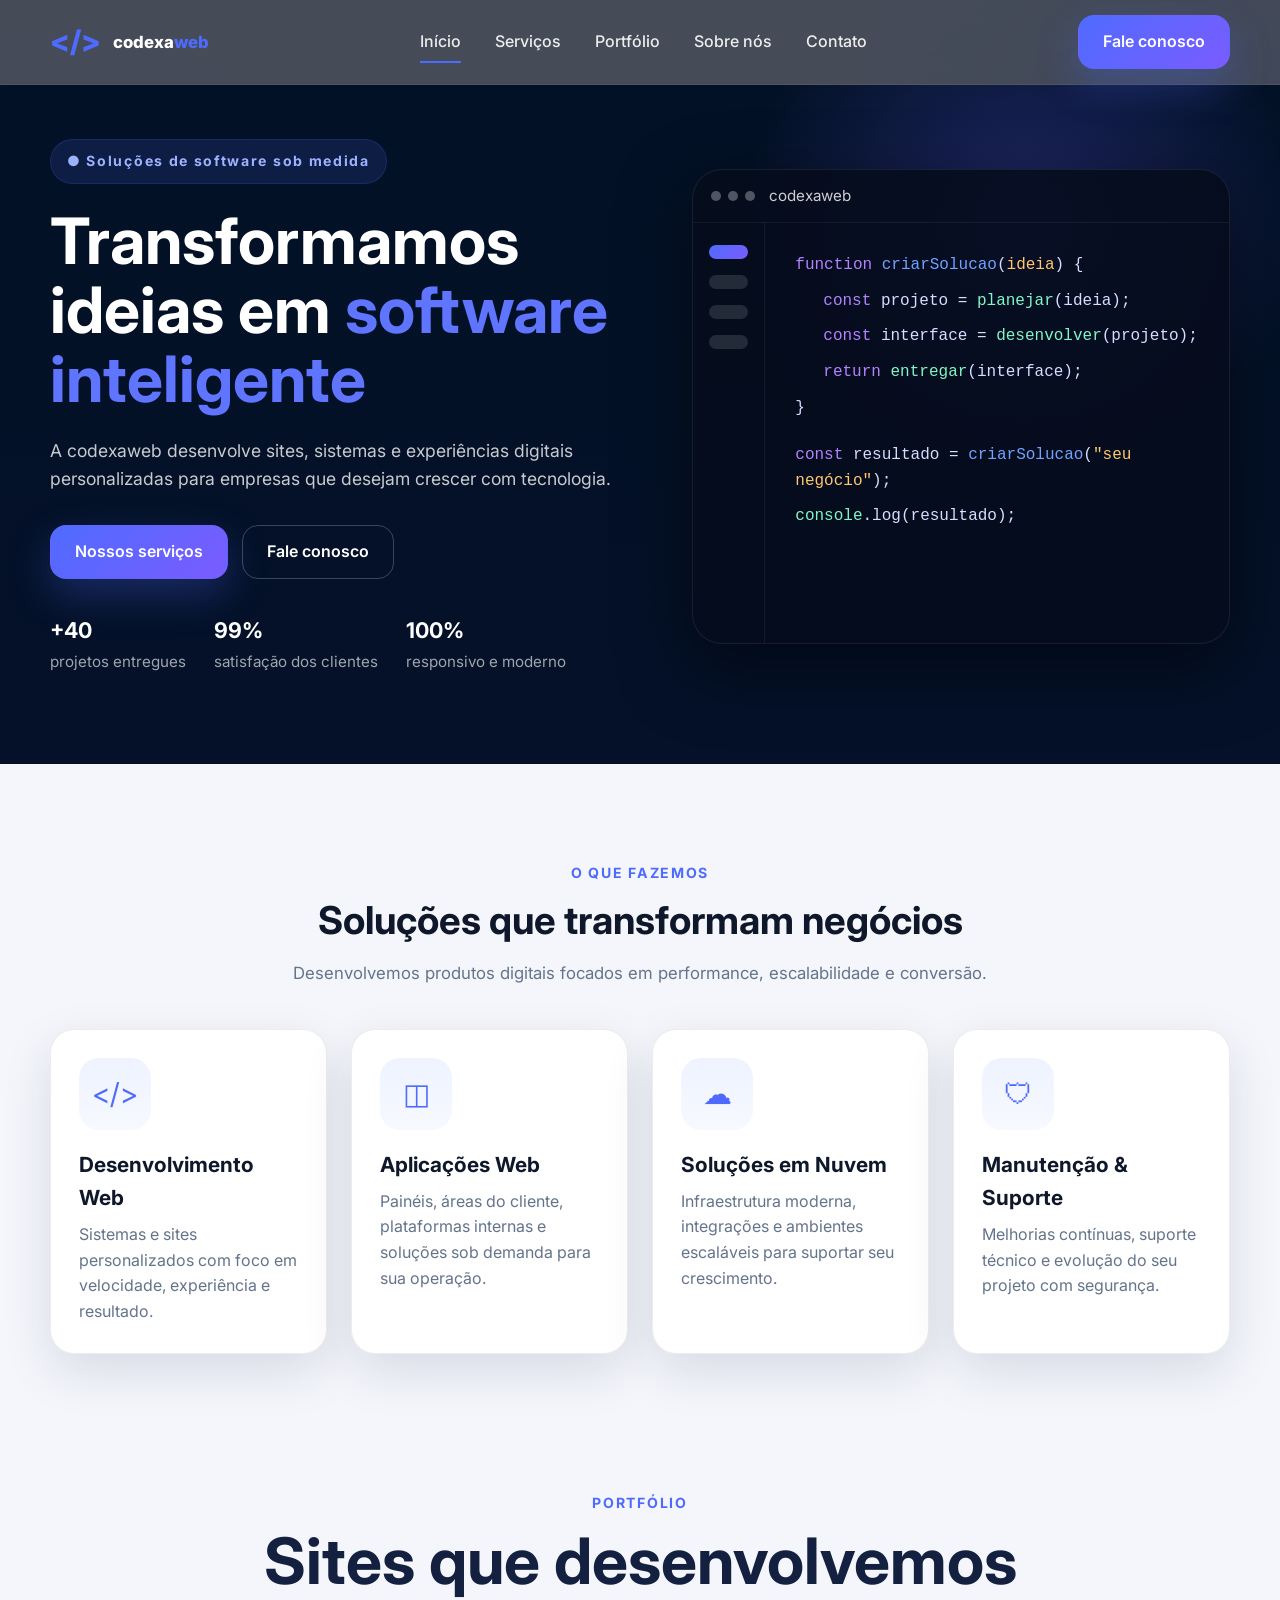
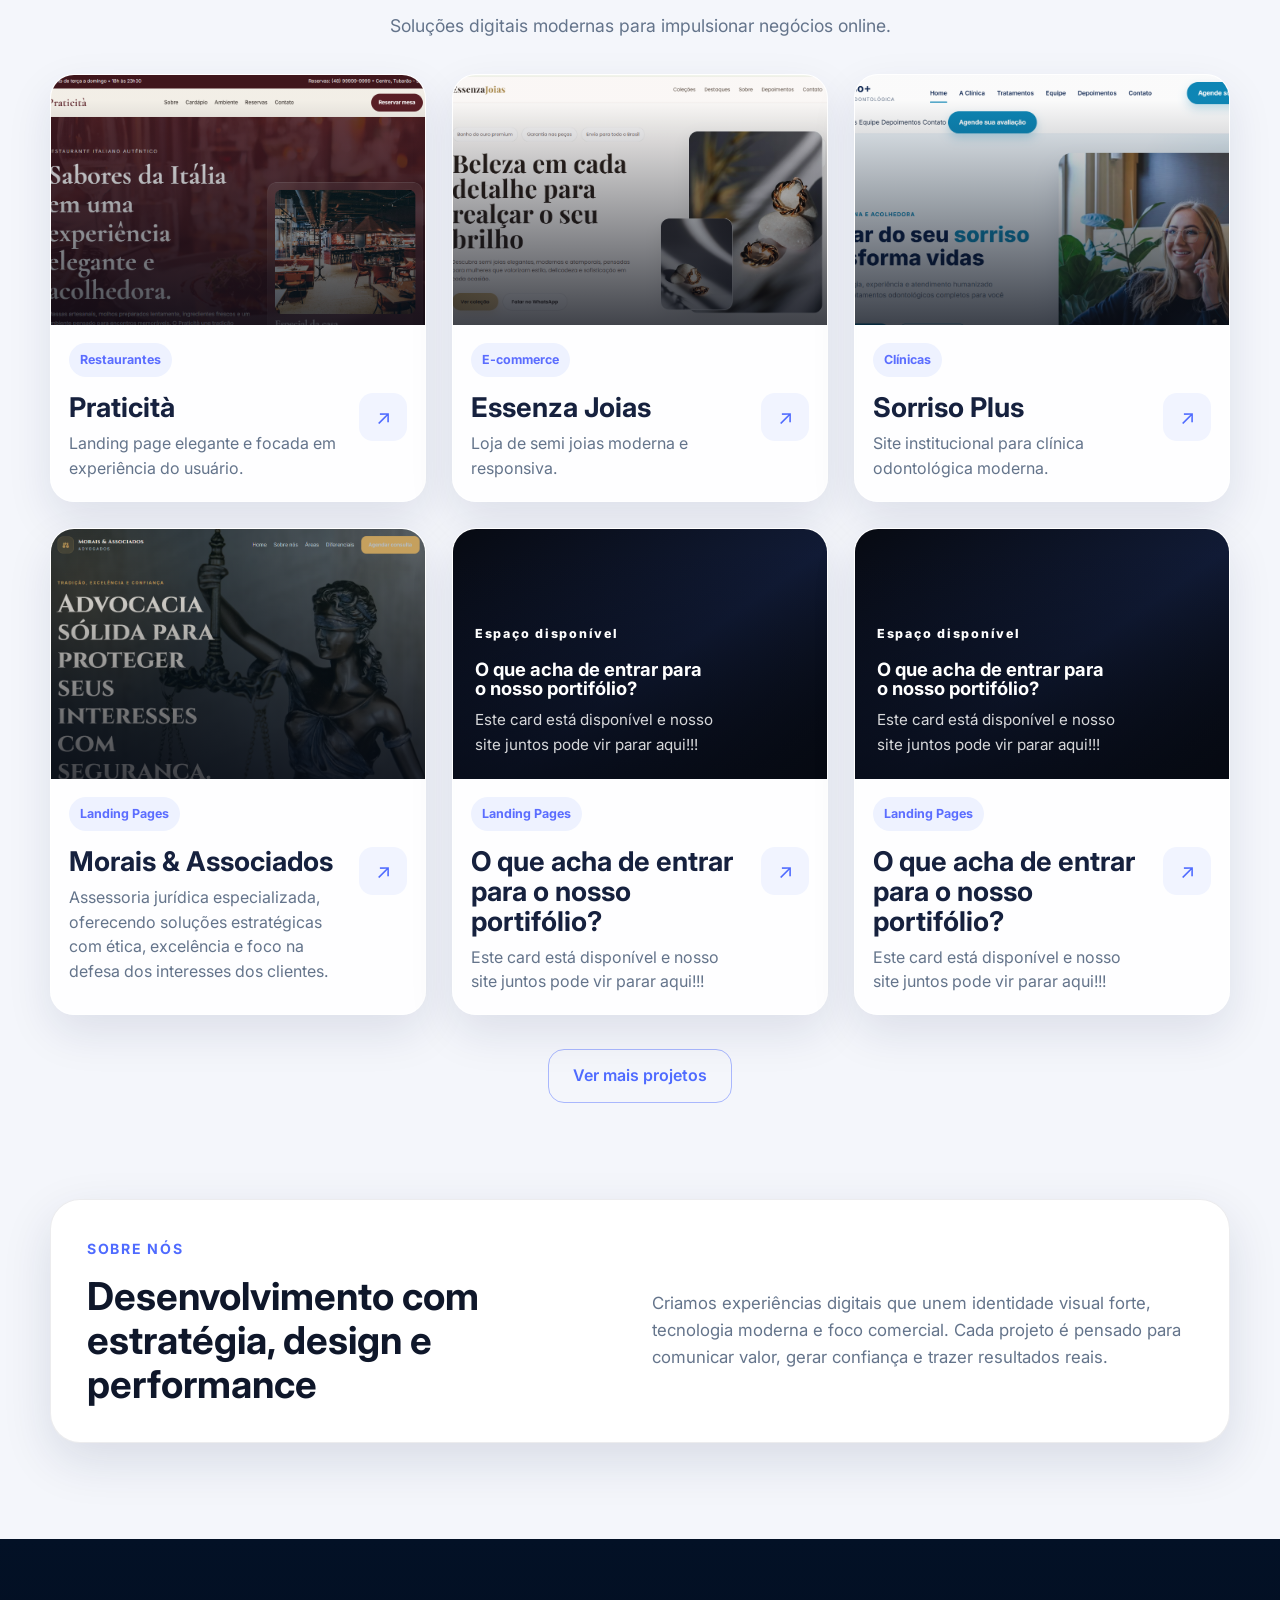
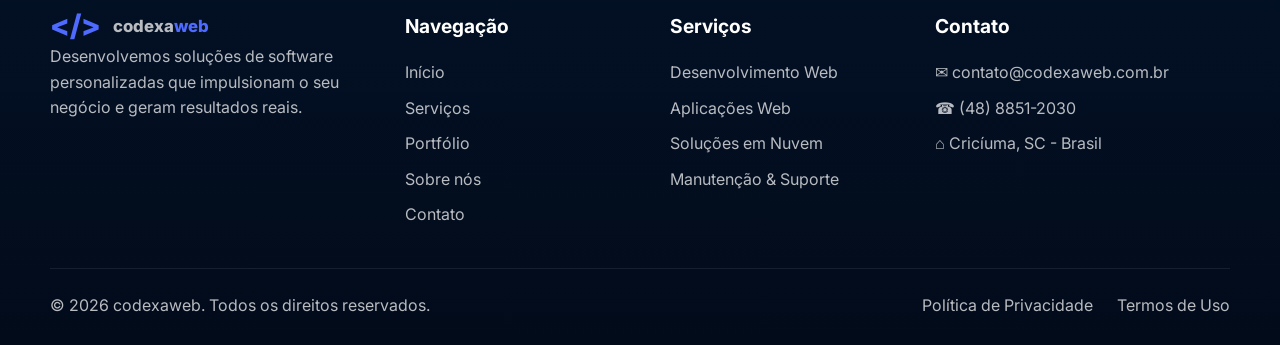
<file: index.html>
<!DOCTYPE html>
<html lang="pt-BR">

<head>
  <meta charset="UTF-8" />
  <meta name="viewport" content="width=device-width, initial-scale=1.0" />
  <title>codexaweb | Soluções de software sob medida</title>
  <meta name="description"
    content="A codexaweb desenvolve sites e soluções de software modernas para empresas que querem crescer no digital." />
  <link rel="preconnect" href="https://fonts.googleapis.com">
  <link rel="preconnect" href="https://fonts.gstatic.com" crossorigin>
  <link href="https://fonts.googleapis.com/css2?family=Inter:wght@400;500;600;700;800&display=swap" rel="stylesheet">
  <link rel="stylesheet" href="style.css" />
</head>

<body>
  <div class="page-glow page-glow-1"></div>
  <div class="page-glow page-glow-2"></div>

  <header class="header" id="topo">
    <div class="container nav">
      <a href="#topo" class="brand" aria-label="Ir para o topo">
        <span class="brand-icon">&lt;/&gt;</span>
        <span class="brand-text">codexa<span>web</span></span>
      </a>

      <button class="menu-toggle" aria-label="Abrir menu" aria-expanded="false">
        <span></span><span></span><span></span>
      </button>

      <nav class="nav-links">
        <a href="#inicio">Início</a>
        <a href="#servicos">Serviços</a>
        <a href="#portfolio">Portfólio</a>
        <a href="#sobre">Sobre nós</a>
        <a href="#contato">Contato</a>
      </nav>

      <a href="#contato" class="btn btn-primary desktop-cta">Fale conosco</a>
    </div>
  </header>

  <main>
    <section class="hero" id="inicio">
      <div class="container hero-grid">
        <div class="hero-content">
          <span class="eyebrow">● Soluções de software sob medida</span>
          <h1>Transformamos ideias em <span>software inteligente</span></h1>
          <p>
            A codexaweb desenvolve sites, sistemas e experiências digitais
            personalizadas para empresas que desejam crescer com tecnologia.
          </p>

          <div class="hero-actions">
            <a href="#servicos" class="btn btn-primary">Nossos serviços</a>
            <a href="#contato" class="btn btn-secondary">Fale conosco</a>
          </div>

          <ul class="hero-metrics">
            <li><strong>+40</strong><span>projetos entregues</span></li>
            <li><strong>99%</strong><span>satisfação dos clientes</span></li>
            <li><strong>100%</strong><span>responsivo e moderno</span></li>
          </ul>
        </div>

        <div class="hero-visual" aria-hidden="true">
          <div class="mockup-window">
            <div class="window-top">
              <div class="dots"><span></span><span></span><span></span></div>
              <span class="window-title">codexaweb</span>
            </div>
            <div class="window-body">
              <aside class="sidebar">
                <span class="side-item active"></span>
                <span class="side-item"></span>
                <span class="side-item"></span>
                <span class="side-item"></span>
              </aside>
              <div class="code-area">
                <div class="line"><span class="purple">function</span> <span class="blue">criarSolucao</span>(<span
                    class="orange">ideia</span>) {</div>
                <div class="line indent"><span class="purple">const</span> projeto = <span
                    class="green">planejar</span>(ideia);</div>
                <div class="line indent"><span class="purple">const</span> interface = <span
                    class="green">desenvolver</span>(projeto);</div>
                <div class="line indent"><span class="purple">return</span> <span
                    class="green">entregar</span>(interface);</div>
                <div class="line">}</div>
                <div class="line space"></div>
                <div class="line"><span class="purple">const</span> resultado = <span
                    class="blue">criarSolucao</span>(<span class="orange">"seu negócio"</span>);</div>
                <div class="line"><span class="green">console</span>.log(resultado);</div>
              </div>
            </div>
          </div>
        </div>
      </div>
    </section>

    <section class="services" id="servicos">
      <div class="container section-head center">
        <span class="section-tag">O QUE FAZEMOS</span>
        <h2>Soluções que transformam negócios</h2>
        <p>Desenvolvemos produtos digitais focados em performance, escalabilidade e conversão.</p>
      </div>

      <div class="container cards-grid">
        <article class="service-card">
          <div class="icon-box">&lt;/&gt;</div>
          <h3>Desenvolvimento Web</h3>
          <p>Sistemas e sites personalizados com foco em velocidade, experiência e resultado.</p>
        </article>

        <article class="service-card">
          <div class="icon-box">◫</div>
          <h3>Aplicações Web</h3>
          <p>Painéis, áreas do cliente, plataformas internas e soluções sob demanda para sua operação.</p>
        </article>

        <article class="service-card">
          <div class="icon-box">☁</div>
          <h3>Soluções em Nuvem</h3>
          <p>Infraestrutura moderna, integrações e ambientes escaláveis para suportar seu crescimento.</p>
        </article>

        <article class="service-card">
          <div class="icon-box">🛡</div>
          <h3>Manutenção & Suporte</h3>
          <p>Melhorias contínuas, suporte técnico e evolução do seu projeto com segurança.</p>
        </article>
      </div>
    </section>

    <section class="portfolio" id="portfolio">
      <div class="container portfolio-shell">
        <div class="section-head center portfolio-head">
          <span class="section-tag">PORTFÓLIO</span>
          <h2>Sites que desenvolvemos</h2>
          <p>Soluções digitais modernas para impulsionar negócios online.</p>
        </div>

        <!-- <div class="portfolio-filters">
          <button class="portfolio-filter active" type="button">Todos</button>
          <button class="portfolio-filter" type="button">Landing Pages</button>
          <button class="portfolio-filter" type="button">E-commerce</button>
          <button class="portfolio-filter" type="button">Clínicas</button>
          <button class="portfolio-filter" type="button">Restaurantes</button>
        </div> -->

        <div class="portfolio-grid portfolio-grid-modern">
          <article class="project-card project-card-modern">
            <div class="project-thumb project-thumb-modern"
              style="background-image: url('./assets/praticita.png'); background-size: cover; background-position: top;">
              <div class="project-overlay-content">
                <!-- <span class="project-mini-brand">PRATICITÀ</span>
                <h3>Restaurante italiano moderno</h3>
                <p>Experiência italiana autêntica com um toque contemporâneo.</p> -->
              </div>
            </div>
            <div class="project-content-modern">
              <span class="project-badge">Restaurantes</span>
              <div class="project-info-modern">
                <div>
                  <h4>Praticità</h4>
                  <p>Landing page elegante e focada em experiência do usuário.</p>
                </div>
                <a href="https://praticita-chat-gtp.vercel.app/" target="_blank" rel="noopener noreferrer">↗</a>
              </div>
            </div>
          </article>

          <!-- <article class="project-card project-card-modern">
            <div class="project-thumb project-thumb-modern"
              style="background-image: url('./assets/pena-del-sur.png'); background-size: cover; background-position: top;">
              <div class="project-overlay-content">
              </div>
            </div>
            <div class="project-content-modern">
              <span class="project-badge">Landing Pages</span>
              <div class="project-info-modern">
                <div>
                  <h4>Pena del Sur</h4>
                  <p>Landing page com identidade visual forte e conversão.</p>
                </div>
                <a href="https://pena-del-sur.vercel.app/" target="_blank" rel="noopener noreferrer">↗</a>
              </div>
            </div>
          </article> -->

          <article class="project-card project-card-modern">
            <div class="project-thumb project-thumb-modern"
              style="background-image: url('./assets/essenza-joias.png'); background-size: cover; background-position: center top;">
              <div class="project-overlay-content">
                <!-- <span class="project-mini-brand">ESSENZA</span>
                <h3>Joias que contam histórias</h3>
                <p>Peças exclusivas para momentos inesquecíveis.</p> -->
              </div>
            </div>
            <div class="project-content-modern">
              <span class="project-badge">E-commerce</span>
              <div class="project-info-modern">
                <div>
                  <h4>Essenza Joias</h4>
                  <p>Loja de semi joias moderna e responsiva.</p>
                </div>
                <a href="https://essenza-joias.vercel.app/" target="_blank" rel="noopener noreferrer">↗</a>
              </div>
            </div>
          </article>

          <article class="project-card project-card-modern">
            <div class="project-thumb project-thumb-modern"
              style="background-image: url('./assets/sorriso-plus.png'); background-size: cover; background-position: top;">
              <div class="project-overlay-content">
                <!-- <span class="project-mini-brand">SORRISO+</span>
                <h3>Cuidado que transforma sorrisos</h3>
                <p>Tratamentos odontológicos com tecnologia avançada.</p> -->
              </div>
            </div>
            <div class="project-content-modern">
              <span class="project-badge">Clínicas</span>
              <div class="project-info-modern">
                <div>
                  <h4>Sorriso Plus</h4>
                  <p>Site institucional para clínica odontológica moderna.</p>
                </div>
                <a href="https://sorriso-plus.vercel.app/" target="_blank" rel="noopener noreferrer">↗</a>
              </div>
            </div>
          </article>

          <article class="project-card project-card-modern">
            <div class="project-thumb project-thumb-modern"
              style="background-image: url('./assets/moraes-associados.png'); background-size: cover; background-position: top;">
              <div class="project-overlay-content">
                <!-- <span class="project-mini-brand">Espaço disponível</span>
                <h3>O que acha de entrar para o nosso portifólio?</h3>
                <p>Assessoria jurídica especializada, oferecendo soluções estratégicas com ética, excelência e foco na
                  defesa dos interesses dos clientes.</p> -->
              </div>
            </div>
            <div class="project-content-modern">
              <span class="project-badge">Landing Pages</span>
              <div class="project-info-modern">
                <div>
                  <h4>Morais & Associados</h4>
                  <p>Assessoria jurídica especializada, oferecendo soluções estratégicas com ética, excelência e foco na
                    defesa dos interesses dos clientes.</p>

                </div>
                <a href="#contato" aria-label="Solicitar projeto parecido">↗</a>
              </div>
            </div>
          </article>

          <article class="project-card project-card-modern">
            <div class="project-thumb project-thumb-modern thumb-fitness">
              <div class="project-overlay-content">
                <span class="project-mini-brand">Espaço disponível</span>
                <h3>O que acha de entrar para o nosso portifólio?</h3>
                <p>Este card está disponível e nosso site juntos pode vir parar aqui!!!</p>
              </div>
            </div>
            <div class="project-content-modern">
              <span class="project-badge">Landing Pages</span>
              <div class="project-info-modern">
                <div>
                  <h4>O que acha de entrar para o nosso portifólio?</h4>
                  <p>Este card está disponível e nosso site juntos pode vir parar aqui!!!</p>
                </div>
                <a href="#contato" aria-label="Solicitar projeto parecido">↗</a>
              </div>
            </div>
          </article>

          
          <article class="project-card project-card-modern">
            <div class="project-thumb project-thumb-modern thumb-fitness">
              <div class="project-overlay-content">
                <span class="project-mini-brand">Espaço disponível</span>
                <h3>O que acha de entrar para o nosso portifólio?</h3>
                <p>Este card está disponível e nosso site juntos pode vir parar aqui!!!</p>
              </div>
            </div>
            <div class="project-content-modern">
              <span class="project-badge">Landing Pages</span>
              <div class="project-info-modern">
                <div>
                  <h4>O que acha de entrar para o nosso portifólio?</h4>
                  <p>Este card está disponível e nosso site juntos pode vir parar aqui!!!</p>
                </div>
                <a href="#contato" aria-label="Solicitar projeto parecido">↗</a>
              </div>
            </div>
          </article>
        </div>

        <div class="portfolio-action">
          <a href="#contato" class="btn btn-outline">Ver mais projetos</a>
        </div>
      </div>
    </section>

    <section class="about" id="sobre">
      <div class="container about-box">
        <div>
          <span class="section-tag">SOBRE NÓS</span>
          <h2>Desenvolvimento com estratégia, design e performance</h2>
        </div>
        <p>
          Criamos experiências digitais que unem identidade visual forte,
          tecnologia moderna e foco comercial. Cada projeto é pensado para
          comunicar valor, gerar confiança e trazer resultados reais.
        </p>
      </div>
    </section>
  </main>

  <footer class="footer" id="contato">
    <div class="container footer-grid">
      <div class="footer-brand-col">
        <a href="#topo" class="brand footer-brand">
          <span class="brand-icon">&lt;/&gt;</span>
          <span class="brand-text">codexa<span>web</span></span>
        </a>
        <p>
          Desenvolvemos soluções de software personalizadas que impulsionam o
          seu negócio e geram resultados reais.
        </p>
        <div class="socials">
          <!-- <a href="#" aria-label="LinkedIn">in</a> -->
          <!-- <a href="#" aria-label="Instagram">◎</a>
          <a href="#" aria-label="GitHub">◉</a> -->
        </div>
      </div>

      <div>
        <h3>Navegação</h3>
        <ul>
          <li><a href="#inicio">Início</a></li>
          <li><a href="#servicos">Serviços</a></li>
          <li><a href="#portfolio">Portfólio</a></li>
          <li><a href="#sobre">Sobre nós</a></li>
          <li><a href="#contato">Contato</a></li>
        </ul>
      </div>

      <div>
        <h3>Serviços</h3>
        <ul>
          <li><a href="#servicos">Desenvolvimento Web</a></li>
          <li><a href="#servicos">Aplicações Web</a></li>
          <li><a href="#servicos">Soluções em Nuvem</a></li>
          <li><a href="#servicos">Manutenção & Suporte</a></li>
        </ul>
      </div>

      <div>
        <h3>Contato</h3>
        <ul class="contact-list">
          <li>✉ contato@codexaweb.com.br</li>
          <li>☎ (48) 8851-2030</li>
          <li>⌂ Cricíuma, SC - Brasil</li>
        </ul>
      </div>

      <!-- <div>
        <h3>Newsletter</h3>
        <p>Receba novidades, artigos e conteúdos sobre tecnologia e negócios digitais.</p>
        <form class="newsletter-form" id="newsletterForm">
          <input type="email" id="newsletterEmail" placeholder="Seu melhor e-mail" required />
          <button type="submit" class="btn btn-primary icon-btn">↗</button>
        </form>
        <small id="formMessage" class="form-message"></small>
      </div> -->
    </div>

    <div class="container footer-bottom">
      <p>© 2026 codexaweb. Todos os direitos reservados.</p>
      <div>
        <a href="#">Política de Privacidade</a>
        <a href="#">Termos de Uso</a>
      </div>
    </div>
  </footer>

  <script src="script.js"></script>
</body>

</html>
</file>
<file: style.css>
:root {
  --bg: #f4f6fb;
  --bg-dark: #041129;
  --bg-darker: #020b1a;
  --surface: #ffffff;
  --surface-soft: #edf1fb;
  --text: #0f172a;
  --text-soft: #64748b;
  --white: #ffffff;
  --border: rgba(15, 23, 42, 0.08);
  --primary: #4f6bff;
  --primary-2: #7a5cff;
  --shadow: 0 18px 50px rgba(18, 32, 74, 0.12);
  --radius: 24px;
  --container: 1180px;
}

* {
  margin: 0;
  padding: 0;
  box-sizing: border-box;
}

html {
  scroll-behavior: smooth;
}

body {
  font-family: 'Inter', sans-serif;
  background: var(--bg);
  color: var(--text);
  line-height: 1.6;
  overflow-x: hidden;
}

a {
  color: inherit;
  text-decoration: none;
}

button,
input {
  font: inherit;
}

.container {
  width: min(calc(100% - 40px), var(--container));
  margin: 0 auto;
}

.page-glow {
  position: fixed;
  inset: auto;
  border-radius: 999px;
  filter: blur(110px);
  pointer-events: none;
  opacity: 0.22;
  z-index: -1;
}

.page-glow-1 {
  width: 360px;
  height: 360px;
  background: #5d6dff;
  top: 40px;
  right: -100px;
}

.page-glow-2 {
  width: 340px;
  height: 340px;
  background: #6e37ff;
  top: 220px;
  left: -120px;
}

.header {
  position: sticky;
  top: 0;
  z-index: 20;
  backdrop-filter: blur(12px);
  background: rgba(2, 11, 26, 0.72);
  border-bottom: 1px solid rgba(255,255,255,0.06);
}

.nav {
  min-height: 84px;
  display: flex;
  align-items: center;
  justify-content: space-between;
  gap: 24px;
}

.brand {
  display: inline-flex;
  align-items: center;
  gap: 12px;
  color: var(--white);
  font-weight: 800;
  font-size: 1.15rem;
}

.brand-icon {
  color: var(--primary);
  font-size: 1.85rem;
  line-height: 1;
}

.brand-text {
  font-size: 1.05rem;
}

.brand-text span {
  color: var(--primary);
}

.nav-links {
  display: flex;
  align-items: center;
  gap: 34px;
  color: rgba(255,255,255,0.9);
}

.nav-links a {
  position: relative;
  font-weight: 500;
}

.nav-links a::after {
  content: '';
  position: absolute;
  left: 0;
  bottom: -8px;
  width: 0;
  height: 2px;
  background: var(--primary);
  transition: width .25s ease;
}

.nav-links a:hover::after,
.nav-links a.active::after {
  width: 100%;
}

.btn {
  display: inline-flex;
  align-items: center;
  justify-content: center;
  min-height: 54px;
  padding: 0 24px;
  border-radius: 16px;
  border: 1px solid transparent;
  font-weight: 600;
  transition: transform .2s ease, box-shadow .2s ease, border-color .2s ease, background .2s ease;
  cursor: pointer;
}

.btn:hover {
  transform: translateY(-2px);
}

.btn-primary {
  color: var(--white);
  background: linear-gradient(135deg, var(--primary), var(--primary-2));
  box-shadow: 0 16px 40px rgba(79, 107, 255, 0.28);
}

.btn-secondary {
  color: var(--white);
  background: transparent;
  border-color: rgba(255,255,255,0.22);
}

.btn-outline {
  border-color: rgba(79, 107, 255, 0.45);
  color: var(--primary);
  background: transparent;
}

.menu-toggle {
  display: none;
  flex-direction: column;
  gap: 5px;
  background: transparent;
  border: 0;
}

.menu-toggle span {
  width: 26px;
  height: 2px;
  background: var(--white);
  display: block;
}

.hero {
  position: relative;
  background:
    radial-gradient(circle at 80% 20%, rgba(100, 92, 255, 0.28), transparent 24%),
    linear-gradient(180deg, #031126 0%, #041129 100%);
  padding: 54px 0 90px;
  overflow: hidden;
}

.hero-grid {
  display: grid;
  grid-template-columns: 1.05fr 0.95fr;
  align-items: center;
  gap: 48px;
}

.eyebrow,
.section-tag {
  display: inline-flex;
  align-items: center;
  gap: 8px;
  font-size: .88rem;
  letter-spacing: .12em;
  font-weight: 700;
}

.eyebrow {
  color: #9db2ff;
  background: rgba(79, 107, 255, 0.14);
  border: 1px solid rgba(79, 107, 255, 0.18);
  padding: 10px 16px;
  border-radius: 999px;
}

.hero-content h1 {
  margin-top: 22px;
  font-size: clamp(2.6rem, 5vw, 4.6rem);
  line-height: 1.08;
  color: var(--white);
  max-width: 680px;
}

.hero-content h1 span {
  color: #5f74ff;
}

.hero-content p {
  margin-top: 24px;
  color: rgba(255,255,255,0.78);
  font-size: 1.1rem;
  max-width: 620px;
}

.hero-actions {
  margin-top: 32px;
  display: flex;
  gap: 14px;
  flex-wrap: wrap;
}

.hero-metrics {
  list-style: none;
  margin-top: 34px;
  display: flex;
  gap: 28px;
  flex-wrap: wrap;
}

.hero-metrics li {
  display: grid;
  gap: 2px;
}

.hero-metrics strong {
  color: var(--white);
  font-size: 1.35rem;
}

.hero-metrics span {
  color: rgba(255,255,255,0.62);
  font-size: .95rem;
}

.hero-visual {
  display: flex;
  justify-content: center;
}

.mockup-window {
  width: 100%;
  max-width: 620px;
  background: rgba(6, 12, 28, 0.88);
  border: 1px solid rgba(255,255,255,0.08);
  border-radius: 30px;
  box-shadow: 0 24px 70px rgba(0, 0, 0, 0.5);
  overflow: hidden;
}

.window-top {
  padding: 14px 18px;
  display: flex;
  align-items: center;
  gap: 14px;
  border-bottom: 1px solid rgba(255,255,255,0.06);
}

.dots {
  display: flex;
  gap: 7px;
}

.dots span {
  width: 10px;
  height: 10px;
  border-radius: 50%;
  background: rgba(255,255,255,0.3);
}

.window-title {
  color: rgba(255,255,255,0.8);
  font-size: .95rem;
}

.window-body {
  display: grid;
  grid-template-columns: 72px 1fr;
  min-height: 420px;
}

.sidebar {
  border-right: 1px solid rgba(255,255,255,0.06);
  padding: 22px 16px;
  display: grid;
  gap: 16px;
  align-content: start;
}

.side-item {
  height: 14px;
  border-radius: 999px;
  background: rgba(255,255,255,0.12);
}

.side-item.active {
  background: linear-gradient(135deg, var(--primary), var(--primary-2));
}

.code-area {
  padding: 30px;
  font-family: Consolas, Monaco, monospace;
  font-size: 1rem;
  color: #d6ddff;
}

.line { margin-bottom: 10px; }
.line.space { margin-bottom: 22px; }
.indent { padding-left: 28px; }
.purple { color: #b382ff; }
.blue { color: #72a2ff; }
.green { color: #81f7c6; }
.orange { color: #ffc770; }

.services,
.portfolio,
.about {
  padding: 96px 0;
}

.section-head {
  margin-bottom: 42px;
}

.section-head.center {
  text-align: center;
}

.section-tag {
  color: var(--primary);
}

.section-head h2,
.about-box h2 {
  font-size: clamp(2rem, 3vw, 3rem);
  line-height: 1.15;
  margin-top: 12px;
}

.section-head p,
.about-box p {
  margin-top: 18px;
  color: var(--text-soft);
  font-size: 1.05rem;
}

.cards-grid,
.portfolio-grid,
.footer-grid,
.about-box {
  display: grid;
  gap: 24px;
}

.cards-grid {
  grid-template-columns: repeat(4, 1fr);
}

.service-card {
  background: var(--surface);
  border: 1px solid var(--border);
  border-radius: var(--radius);
  padding: 28px;
  box-shadow: var(--shadow);
}

.icon-box {
  width: 72px;
  height: 72px;
  display: grid;
  place-items: center;
  border-radius: 20px;
  background: linear-gradient(180deg, #eef3ff, #f7f9ff);
  color: var(--primary);
  font-size: 1.8rem;
  margin-bottom: 18px;
}

.service-card h3 {
  font-size: 1.3rem;
  margin-bottom: 8px;
}

.service-card p {
  color: var(--text-soft);
}

/* PORTFÓLIO NOVO */
.portfolio {
  padding-top: 40px;
  position: relative;
}

.portfolio-shell {
  position: relative;
}

.portfolio-head {
  max-width: 760px;
  margin: 0 auto 34px;
}

.portfolio-head h2 {
  font-size: clamp(2.4rem, 5vw, 4.2rem);
  line-height: 1.05;
  color: #13203f;
}

.portfolio-head p {
  font-size: 1.1rem;
}

.portfolio-filters {
  display: flex;
  justify-content: center;
  flex-wrap: wrap;
  gap: 14px;
  margin-bottom: 36px;
}

.portfolio-filter {
  border: 1px solid rgba(15, 23, 42, 0.06);
  background: rgba(255, 255, 255, 0.92);
  color: #1e293b;
  padding: 14px 24px;
  border-radius: 14px;
  font-size: 0.95rem;
  font-weight: 700;
  cursor: pointer;
  box-shadow: 0 8px 24px rgba(15, 23, 42, 0.05);
  transition: .3s ease;
}

.portfolio-filter:hover {
  transform: translateY(-2px);
}

.portfolio-filter.active {
  background: linear-gradient(135deg, var(--primary), var(--primary-2));
  color: var(--white);
  border-color: transparent;
  box-shadow: 0 18px 35px rgba(79, 107, 255, 0.24);
}

.portfolio-grid-modern {
  grid-template-columns: repeat(3, 1fr);
  gap: 26px;
}

.project-card-modern {
  background: rgba(255, 255, 255, 0.86);
  border: 1px solid rgba(255,255,255,0.75);
  border-radius: 24px;
  overflow: hidden;
  box-shadow: 0 18px 45px rgba(18, 32, 74, 0.10);
  transition: transform .35s ease, box-shadow .35s ease;
  backdrop-filter: blur(10px);
}

.project-card-modern:hover {
  transform: translateY(-8px);
  box-shadow: 0 26px 60px rgba(18, 32, 74, 0.16);
}

.project-thumb-modern {
  min-height: 250px;
  position: relative;
  display: flex;
  align-items: flex-end;
  padding: 22px;
  overflow: hidden;
  background-repeat: no-repeat;
}

.project-thumb-modern::after {
  content: '';
  position: absolute;
  inset: 0;
  background: linear-gradient(180deg, rgba(6, 10, 20, 0.02) 10%, rgba(6, 10, 20, 0.76) 100%);
}

.project-overlay-content {
  position: relative;
  z-index: 1;
  color: var(--white);
}

.project-mini-brand {
  display: inline-block;
  margin-bottom: 16px;
  font-size: .78rem;
  letter-spacing: .14em;
  font-weight: 800;
}

.project-thumb-modern h3 {
  line-height: 1.05;
  font-size: 1.15rem;
  margin-bottom: 10px;
  max-width: 240px;
}

.project-thumb-modern p {
  color: rgba(255,255,255,0.84);
  max-width: 260px;
  font-size: .95rem;
}

.project-content-modern {
  padding: 18px 18px 20px;
}

.project-badge {
  display: inline-flex;
  align-items: center;
  justify-content: center;
  background: #eef2ff;
  color: #5b6dff;
  font-size: 0.78rem;
  font-weight: 700;
  padding: 7px 11px;
  border-radius: 999px;
  margin-bottom: 16px;
}

.project-info-modern {
  display: flex;
  justify-content: space-between;
  align-items: flex-start;
  gap: 18px;
}

.project-info-modern h4 {
  font-size: 1.7rem;
  line-height: 1.1;
  margin-bottom: 8px;
  color: #16213e;
}

.project-info-modern p {
  color: var(--text-soft);
  font-size: 1rem;
  line-height: 1.55;
  max-width: 270px;
}

.project-info-modern a {
  min-width: 48px;
  height: 48px;
  display: grid;
  place-items: center;
  border-radius: 14px;
  background: #f1f4ff;
  color: var(--primary);
  font-size: 1.25rem;
  flex-shrink: 0;
  transition: .3s ease;
}

.project-info-modern a:hover {
  background: linear-gradient(135deg, var(--primary), var(--primary-2));
  color: var(--white);
  transform: translateY(-2px);
}

.thumb-fitness {
  background: linear-gradient(145deg, #070a12 0%, #111b36 55%, #05070b 100%);
}

.thumb-arch {
  background:
    linear-gradient(145deg, rgba(6, 10, 20, 0.45), rgba(6, 10, 20, 0.72)),
    linear-gradient(145deg, #50341f 0%, #1a120d 70%);
}

.portfolio-action {
  display: flex;
  justify-content: center;
  margin-top: 34px;
}

.about {
  padding-top: 0;
}

.about-box {
  grid-template-columns: 1fr 1fr;
  align-items: center;
  background: var(--surface);
  border: 1px solid var(--border);
  padding: 36px;
  border-radius: 30px;
  box-shadow: var(--shadow);
}

.footer {
  background: linear-gradient(180deg, #031126 0%, #020b1a 100%);
  color: var(--white);
  padding: 72px 0 26px;
}

.footer-grid {
  grid-template-columns: 1.1fr .8fr .8fr .9fr 0fr;
  align-items: start;
}

.footer-brand-col p,
.footer p,
.footer li,
.footer a,
.form-message {
  color: rgba(255,255,255,0.72);
}

.footer h3 {
  margin-bottom: 18px;
  font-size: 1.2rem;
}

.footer ul {
  list-style: none;
  display: grid;
  gap: 10px;
}

.socials {
  margin-top: 22px;
  display: flex;
  gap: 14px;
}

.socials a {
  width: 44px;
  height: 44px;
  display: grid;
  place-items: center;
  border-radius: 50%;
  background: rgba(255,255,255,0.06);
  color: var(--white);
  font-weight: 700;
}

.contact-list li {
  display: flex;
  align-items: center;
  gap: 10px;
}

.newsletter-form {
  margin-top: 16px;
  display: flex;
  gap: 10px;
}

.newsletter-form input {
  flex: 1;
  min-height: 56px;
  padding: 0 18px;
  border: 1px solid rgba(255,255,255,0.12);
  border-radius: 16px;
  background: rgba(255,255,255,0.04);
  color: var(--white);
  outline: none;
}

.newsletter-form input::placeholder {
  color: rgba(255,255,255,0.4);
}

.icon-btn {
  min-width: 56px;
  padding: 0;
}

.form-message {
  display: block;
  margin-top: 10px;
  min-height: 22px;
}

.footer-bottom {
  margin-top: 40px;
  padding-top: 24px;
  border-top: 1px solid rgba(255,255,255,0.08);
  display: flex;
  justify-content: space-between;
  gap: 20px;
  flex-wrap: wrap;
}

.footer-bottom div {
  display: flex;
  gap: 24px;
  flex-wrap: wrap;
}

@media (max-width: 1100px) {
  .hero-grid,
  .about-box,
  .footer-grid,
  .cards-grid {
    grid-template-columns: repeat(2, 1fr);
  }

  .portfolio-grid-modern {
    grid-template-columns: repeat(2, 1fr);
  }

  .footer-grid {
    grid-template-columns: repeat(3, 1fr);
  }

  .footer-brand-col {
    grid-column: span 3;
  }
}

@media (max-width: 860px) {
  .menu-toggle {
    display: flex;
  }

  .desktop-cta {
    display: none;
  }

  .nav-links {
    position: absolute;
    top: calc(100% + 1px);
    left: 20px;
    right: 20px;
    background: rgba(4, 17, 41, 0.98);
    border: 1px solid rgba(255,255,255,0.06);
    border-radius: 18px;
    padding: 18px;
    display: none;
    flex-direction: column;
    align-items: flex-start;
    gap: 14px;
  }

  .nav-links.open {
    display: flex;
  }

  .hero {
    padding-top: 30px;
  }

  .hero-grid,
  .cards-grid,
  .portfolio-grid-modern,
  .about-box,
  .footer-grid {
    grid-template-columns: 1fr;
  }

  .footer-brand-col {
    grid-column: auto;
  }

  .window-body {
    min-height: 340px;
  }

  .project-info-modern h4 {
    font-size: 1.45rem;
  }
}

@media (max-width: 560px) {
  .container {
    width: min(calc(100% - 28px), var(--container));
  }

  .hero-actions,
  .newsletter-form,
  .footer-bottom {
    flex-direction: column;
  }

  .btn,
  .newsletter-form input,
  .icon-btn {
    width: 100%;
  }

  .hero-metrics {
    gap: 18px;
    flex-direction: column;
  }

  .service-card,
  .about-box {
    padding: 24px;
  }

  .project-thumb-modern {
    min-height: 220px;
  }

  .project-thumb-modern h3 {
    font-size: 1.35rem;
  }

  .project-info-modern {
    flex-direction: column;
  }

  .project-info-modern a {
    align-self: flex-start;
  }

  .portfolio-filter {
    width: 100%;
    max-width: 260px;
  }
}
</file>
